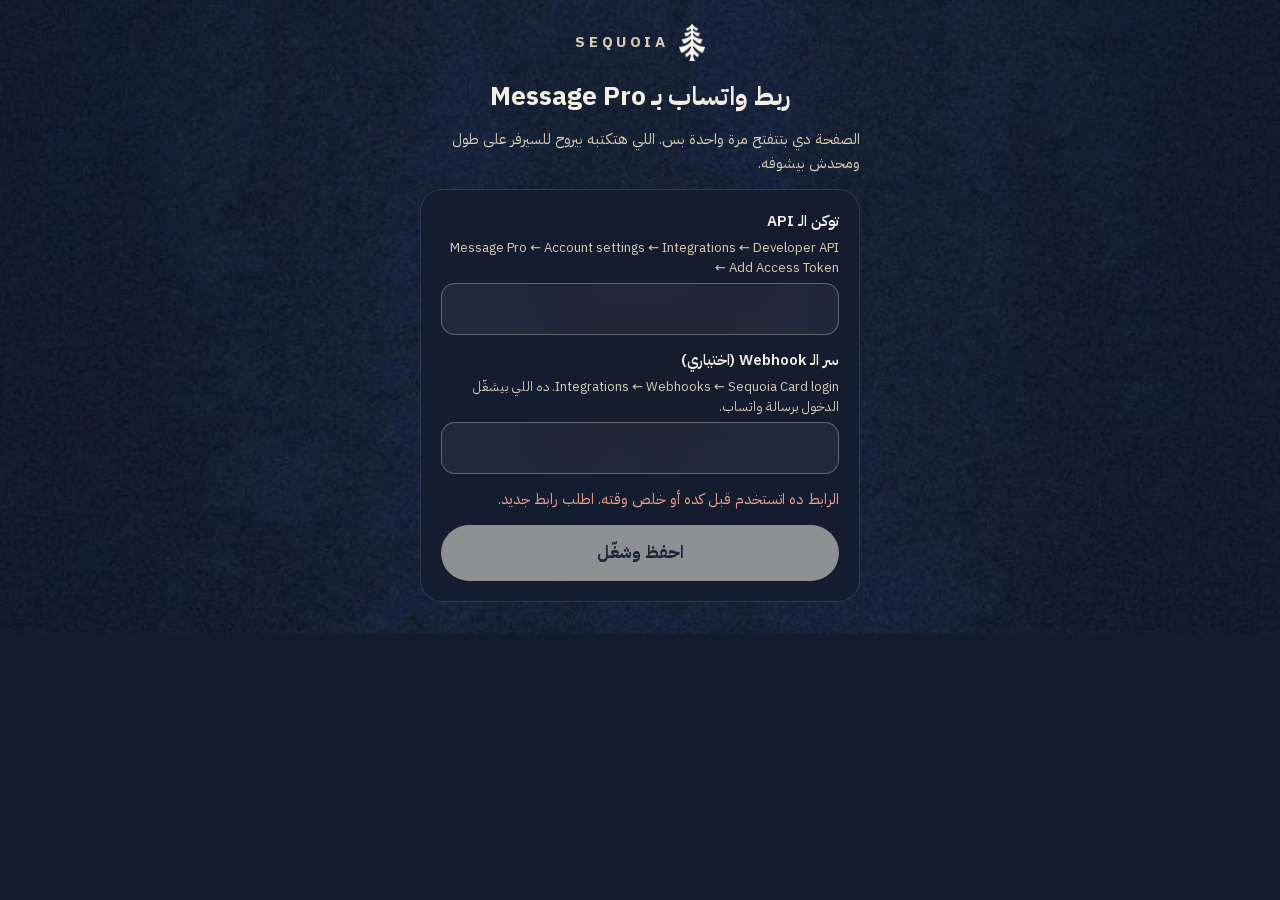
<file: setup-messagepro.html>
<!doctype html>
<html lang="ar" dir="rtl">
<head>
<meta charset="utf-8">
<meta name="viewport" content="width=device-width,initial-scale=1,viewport-fit=cover">
<meta name="robots" content="noindex,nofollow">
<meta name="referrer" content="no-referrer">
<title>Sequoia — ربط واتساب</title>
<link rel="icon" type="image/png" href="assets/tree-navy.png">
<link rel="stylesheet" href="assets/fonts.css">
<style>
:root{--navy:#1F2A44;--navy-deep:#141B2D;--beige:#DACBB4;--cream:#F4EEE2;--accent:#B8432F;--ok:#7BC48A;--ease-out:cubic-bezier(0.23,1,0.32,1)}
*{box-sizing:border-box}
html,body{margin:0;min-height:100%;background:var(--navy-deep)}
body{font-family:'IBM Plex Sans Arabic',system-ui,sans-serif;color:var(--cream);background:var(--navy) url(assets/navy-texture-v2.webp) center/cover fixed;
  display:flex;justify-content:center;padding:max(24px,env(safe-area-inset-top)) 16px 32px;-webkit-font-smoothing:antialiased}
main{width:100%;max-width:440px;display:flex;flex-direction:column;gap:14px}
.brand{display:flex;align-items:center;gap:10px;justify-content:center;margin-bottom:6px}
.brand img{width:26px;height:auto}
.brand b{font-size:15px;letter-spacing:.24em;color:var(--beige)}
h1{margin:0;font-size:26px;line-height:1.25;text-align:center}
p{margin:0;color:var(--beige);line-height:1.6;font-size:15px}
.card{background:rgba(20,27,45,.72);-webkit-backdrop-filter:blur(16px);backdrop-filter:blur(16px);border:1px solid rgba(244,238,226,.14);border-radius:22px;padding:20px;display:flex;flex-direction:column;gap:14px}
label{display:flex;flex-direction:column;gap:6px;font-weight:600;font-size:15px}
label small{font-weight:400;color:var(--beige);font-size:13px;line-height:1.5}
input{height:52px;border-radius:14px;border:1.5px solid rgba(244,238,226,.3);background:rgba(244,238,226,.06);color:var(--cream);padding:0 14px;font:16px ui-monospace,SFMono-Regular,Menlo,monospace;direction:ltr;outline:none;transition:border-color 160ms ease}
input:focus{border-color:var(--cream)}
button{height:56px;border:0;border-radius:999px;background:var(--cream);color:var(--navy);font:700 17px 'IBM Plex Sans Arabic',system-ui,sans-serif;cursor:pointer;transition:transform 100ms var(--ease-out),opacity 160ms ease}
button:active{transform:scale(.97)}
button:disabled{opacity:.55;cursor:default}
.msg{min-height:22px;font-size:15px;line-height:1.5}
.msg.err{color:#F2A08E}.msg.ok{color:var(--ok)}
ol{margin:0;padding-inline-start:20px;color:var(--beige);line-height:1.7;font-size:14px}
[hidden]{display:none!important}
@media (prefers-reduced-transparency:reduce){.card{background:var(--navy-deep);backdrop-filter:none;-webkit-backdrop-filter:none}}
@media (prefers-reduced-motion:reduce){button,input{transition:none}}
</style>
</head>
<body>
<main>
  <div class="brand"><img src="assets/tree-cream.webp" alt=""><b>SEQUOIA</b></div>
  <h1>ربط واتساب بـ Message Pro</h1>
  <p>الصفحة دي بتتفتح مرة واحدة بس. اللي هتكتبه بيروح للسيرفر على طول ومحدش بيشوفه.</p>

  <form class="card" id="f" novalidate>
    <label>توكن الـ API
      <small>Message Pro ← Account settings ← Integrations ← Developer API ← Add Access Token</small>
      <input id="token" type="password" autocomplete="off" spellcheck="false" autocapitalize="none" required>
    </label>
    <label>سر الـ Webhook (اختياري)
      <small>Integrations ← Webhooks ← Sequoia Card login. ده اللي بيشغّل الدخول برسالة واتساب.</small>
      <input id="secret" type="password" autocomplete="off" spellcheck="false" autocapitalize="none">
    </label>
    <div class="msg" id="msg" role="alert"></div>
    <button type="submit" id="go">احفظ وشغّل</button>
  </form>

  <section class="card" id="done" hidden>
    <h1>تمام ✓</h1>
    <p id="doneText"></p>
    <ol>
      <li>افتح المنيو واضغط على أيقونة حسابي.</li>
      <li>اكتب رقمك واطلب الكود، هيوصلك على واتساب.</li>
    </ol>
  </section>
</main>
<script src="assets/setup.js"></script>
</body>
</html>
</file>
<file: assets/fonts.css>
/* Self-hosted Google Fonts (SIL Open Font License 1.1). Generated by a script; files in assets/fonts/. */
@font-face{font-family:'Abril Fatface';font-style:normal;font-weight:400;font-display:swap;src:url(fonts/abril-fatface-400-latin-ext.woff2) format('woff2');unicode-range:U+0100-02BA, U+02BD-02C5, U+02C7-02CC, U+02CE-02D7, U+02DD-02FF, U+0304, U+0308, U+0329, U+1D00-1DBF, U+1E00-1E9F, U+1EF2-1EFF, U+2020, U+20A0-20AB, U+20AD-20C4, U+2113, U+2C60-2C7F, U+A720-A7FF}
@font-face{font-family:'Abril Fatface';font-style:normal;font-weight:400;font-display:swap;src:url(fonts/abril-fatface-400-latin.woff2) format('woff2');unicode-range:U+0000-00FF, U+0131, U+0152-0153, U+02BB-02BC, U+02C6, U+02DA, U+02DC, U+0304, U+0308, U+0329, U+2000-206F, U+20AC, U+2122, U+2191, U+2193, U+2212, U+2215, U+FEFF, U+FFFD}
@font-face{font-family:'Barlow';font-style:normal;font-weight:400;font-display:swap;src:url(fonts/barlow-400-latin-ext.woff2) format('woff2');unicode-range:U+0100-02BA, U+02BD-02C5, U+02C7-02CC, U+02CE-02D7, U+02DD-02FF, U+0304, U+0308, U+0329, U+1D00-1DBF, U+1E00-1E9F, U+1EF2-1EFF, U+2020, U+20A0-20AB, U+20AD-20C4, U+2113, U+2C60-2C7F, U+A720-A7FF}
@font-face{font-family:'Barlow';font-style:normal;font-weight:400;font-display:swap;src:url(fonts/barlow-400-latin.woff2) format('woff2');unicode-range:U+0000-00FF, U+0131, U+0152-0153, U+02BB-02BC, U+02C6, U+02DA, U+02DC, U+0304, U+0308, U+0329, U+2000-206F, U+20AC, U+2122, U+2191, U+2193, U+2212, U+2215, U+FEFF, U+FFFD}
@font-face{font-family:'Barlow';font-style:normal;font-weight:500;font-display:swap;src:url(fonts/barlow-500-latin-ext.woff2) format('woff2');unicode-range:U+0100-02BA, U+02BD-02C5, U+02C7-02CC, U+02CE-02D7, U+02DD-02FF, U+0304, U+0308, U+0329, U+1D00-1DBF, U+1E00-1E9F, U+1EF2-1EFF, U+2020, U+20A0-20AB, U+20AD-20C4, U+2113, U+2C60-2C7F, U+A720-A7FF}
@font-face{font-family:'Barlow';font-style:normal;font-weight:500;font-display:swap;src:url(fonts/barlow-500-latin.woff2) format('woff2');unicode-range:U+0000-00FF, U+0131, U+0152-0153, U+02BB-02BC, U+02C6, U+02DA, U+02DC, U+0304, U+0308, U+0329, U+2000-206F, U+20AC, U+2122, U+2191, U+2193, U+2212, U+2215, U+FEFF, U+FFFD}
@font-face{font-family:'Barlow';font-style:normal;font-weight:600;font-display:swap;src:url(fonts/barlow-600-latin-ext.woff2) format('woff2');unicode-range:U+0100-02BA, U+02BD-02C5, U+02C7-02CC, U+02CE-02D7, U+02DD-02FF, U+0304, U+0308, U+0329, U+1D00-1DBF, U+1E00-1E9F, U+1EF2-1EFF, U+2020, U+20A0-20AB, U+20AD-20C4, U+2113, U+2C60-2C7F, U+A720-A7FF}
@font-face{font-family:'Barlow';font-style:normal;font-weight:600;font-display:swap;src:url(fonts/barlow-600-latin.woff2) format('woff2');unicode-range:U+0000-00FF, U+0131, U+0152-0153, U+02BB-02BC, U+02C6, U+02DA, U+02DC, U+0304, U+0308, U+0329, U+2000-206F, U+20AC, U+2122, U+2191, U+2193, U+2212, U+2215, U+FEFF, U+FFFD}
@font-face{font-family:'Barlow';font-style:normal;font-weight:700;font-display:swap;src:url(fonts/barlow-700-latin-ext.woff2) format('woff2');unicode-range:U+0100-02BA, U+02BD-02C5, U+02C7-02CC, U+02CE-02D7, U+02DD-02FF, U+0304, U+0308, U+0329, U+1D00-1DBF, U+1E00-1E9F, U+1EF2-1EFF, U+2020, U+20A0-20AB, U+20AD-20C4, U+2113, U+2C60-2C7F, U+A720-A7FF}
@font-face{font-family:'Barlow';font-style:normal;font-weight:700;font-display:swap;src:url(fonts/barlow-700-latin.woff2) format('woff2');unicode-range:U+0000-00FF, U+0131, U+0152-0153, U+02BB-02BC, U+02C6, U+02DA, U+02DC, U+0304, U+0308, U+0329, U+2000-206F, U+20AC, U+2122, U+2191, U+2193, U+2212, U+2215, U+FEFF, U+FFFD}
@font-face{font-family:'Barlow Semi Condensed';font-style:normal;font-weight:500;font-display:swap;src:url(fonts/barlow-semi-condensed-500-latin-ext.woff2) format('woff2');unicode-range:U+0100-02BA, U+02BD-02C5, U+02C7-02CC, U+02CE-02D7, U+02DD-02FF, U+0304, U+0308, U+0329, U+1D00-1DBF, U+1E00-1E9F, U+1EF2-1EFF, U+2020, U+20A0-20AB, U+20AD-20C4, U+2113, U+2C60-2C7F, U+A720-A7FF}
@font-face{font-family:'Barlow Semi Condensed';font-style:normal;font-weight:500;font-display:swap;src:url(fonts/barlow-semi-condensed-500-latin.woff2) format('woff2');unicode-range:U+0000-00FF, U+0131, U+0152-0153, U+02BB-02BC, U+02C6, U+02DA, U+02DC, U+0304, U+0308, U+0329, U+2000-206F, U+20AC, U+2122, U+2191, U+2193, U+2212, U+2215, U+FEFF, U+FFFD}
@font-face{font-family:'Barlow Semi Condensed';font-style:normal;font-weight:600;font-display:swap;src:url(fonts/barlow-semi-condensed-600-latin-ext.woff2) format('woff2');unicode-range:U+0100-02BA, U+02BD-02C5, U+02C7-02CC, U+02CE-02D7, U+02DD-02FF, U+0304, U+0308, U+0329, U+1D00-1DBF, U+1E00-1E9F, U+1EF2-1EFF, U+2020, U+20A0-20AB, U+20AD-20C4, U+2113, U+2C60-2C7F, U+A720-A7FF}
@font-face{font-family:'Barlow Semi Condensed';font-style:normal;font-weight:600;font-display:swap;src:url(fonts/barlow-semi-condensed-600-latin.woff2) format('woff2');unicode-range:U+0000-00FF, U+0131, U+0152-0153, U+02BB-02BC, U+02C6, U+02DA, U+02DC, U+0304, U+0308, U+0329, U+2000-206F, U+20AC, U+2122, U+2191, U+2193, U+2212, U+2215, U+FEFF, U+FFFD}
@font-face{font-family:'Barlow Semi Condensed';font-style:normal;font-weight:700;font-display:swap;src:url(fonts/barlow-semi-condensed-700-latin-ext.woff2) format('woff2');unicode-range:U+0100-02BA, U+02BD-02C5, U+02C7-02CC, U+02CE-02D7, U+02DD-02FF, U+0304, U+0308, U+0329, U+1D00-1DBF, U+1E00-1E9F, U+1EF2-1EFF, U+2020, U+20A0-20AB, U+20AD-20C4, U+2113, U+2C60-2C7F, U+A720-A7FF}
@font-face{font-family:'Barlow Semi Condensed';font-style:normal;font-weight:700;font-display:swap;src:url(fonts/barlow-semi-condensed-700-latin.woff2) format('woff2');unicode-range:U+0000-00FF, U+0131, U+0152-0153, U+02BB-02BC, U+02C6, U+02DA, U+02DC, U+0304, U+0308, U+0329, U+2000-206F, U+20AC, U+2122, U+2191, U+2193, U+2212, U+2215, U+FEFF, U+FFFD}
@font-face{font-family:'IBM Plex Sans Arabic';font-style:normal;font-weight:400;font-display:swap;src:url(fonts/ibm-plex-sans-arabic-400-arabic.woff2) format('woff2');unicode-range:U+0600-06FF, U+0750-077F, U+0870-0891, U+0897-08E1, U+08E3-08FF, U+200C-200E, U+2010-2011, U+204F, U+2E41, U+FB50-FDFF, U+FE70-FE74, U+FE76-FEFC, U+102E0-102FB, U+10E60-10E7E, U+10EC2-10EC7, U+10EC9-10EEE, U+10EF0-10EFF, U+1EE00-1EE03, U+1EE05-1EE1F, U+1EE21-1EE22, U+1EE24, U+1EE27, U+1EE29-1EE32, U+1EE34-1EE37, U+1EE39, U+1EE3B, U+1EE42, U+1EE47, U+1EE49, U+1EE4B, U+1EE4D-1EE4F, U+1EE51-1EE52, U+1EE54, U+1EE57, U+1EE59, U+1EE5B, U+1EE5D, U+1EE5F, U+1EE61-1EE62, U+1EE64, U+1EE67-1EE6A, U+1EE6C-1EE72, U+1EE74-1EE77, U+1EE79-1EE7C, U+1EE7E, U+1EE80-1EE89, U+1EE8B-1EE9B, U+1EEA1-1EEA3, U+1EEA5-1EEA9, U+1EEAB-1EEBB, U+1EEF0-1EEF1}
@font-face{font-family:'IBM Plex Sans Arabic';font-style:normal;font-weight:400;font-display:swap;src:url(fonts/ibm-plex-sans-arabic-400-latin-ext.woff2) format('woff2');unicode-range:U+0100-02BA, U+02BD-02C5, U+02C7-02CC, U+02CE-02D7, U+02DD-02FF, U+0304, U+0308, U+0329, U+1D00-1DBF, U+1E00-1E9F, U+1EF2-1EFF, U+2020, U+20A0-20AB, U+20AD-20C4, U+2113, U+2C60-2C7F, U+A720-A7FF}
@font-face{font-family:'IBM Plex Sans Arabic';font-style:normal;font-weight:400;font-display:swap;src:url(fonts/ibm-plex-sans-arabic-400-latin.woff2) format('woff2');unicode-range:U+0000-00FF, U+0131, U+0152-0153, U+02BB-02BC, U+02C6, U+02DA, U+02DC, U+0304, U+0308, U+0329, U+2000-206F, U+20AC, U+2122, U+2191, U+2193, U+2212, U+2215, U+FEFF, U+FFFD}
@font-face{font-family:'IBM Plex Sans Arabic';font-style:normal;font-weight:500;font-display:swap;src:url(fonts/ibm-plex-sans-arabic-500-arabic.woff2) format('woff2');unicode-range:U+0600-06FF, U+0750-077F, U+0870-0891, U+0897-08E1, U+08E3-08FF, U+200C-200E, U+2010-2011, U+204F, U+2E41, U+FB50-FDFF, U+FE70-FE74, U+FE76-FEFC, U+102E0-102FB, U+10E60-10E7E, U+10EC2-10EC7, U+10EC9-10EEE, U+10EF0-10EFF, U+1EE00-1EE03, U+1EE05-1EE1F, U+1EE21-1EE22, U+1EE24, U+1EE27, U+1EE29-1EE32, U+1EE34-1EE37, U+1EE39, U+1EE3B, U+1EE42, U+1EE47, U+1EE49, U+1EE4B, U+1EE4D-1EE4F, U+1EE51-1EE52, U+1EE54, U+1EE57, U+1EE59, U+1EE5B, U+1EE5D, U+1EE5F, U+1EE61-1EE62, U+1EE64, U+1EE67-1EE6A, U+1EE6C-1EE72, U+1EE74-1EE77, U+1EE79-1EE7C, U+1EE7E, U+1EE80-1EE89, U+1EE8B-1EE9B, U+1EEA1-1EEA3, U+1EEA5-1EEA9, U+1EEAB-1EEBB, U+1EEF0-1EEF1}
@font-face{font-family:'IBM Plex Sans Arabic';font-style:normal;font-weight:500;font-display:swap;src:url(fonts/ibm-plex-sans-arabic-500-latin-ext.woff2) format('woff2');unicode-range:U+0100-02BA, U+02BD-02C5, U+02C7-02CC, U+02CE-02D7, U+02DD-02FF, U+0304, U+0308, U+0329, U+1D00-1DBF, U+1E00-1E9F, U+1EF2-1EFF, U+2020, U+20A0-20AB, U+20AD-20C4, U+2113, U+2C60-2C7F, U+A720-A7FF}
@font-face{font-family:'IBM Plex Sans Arabic';font-style:normal;font-weight:500;font-display:swap;src:url(fonts/ibm-plex-sans-arabic-500-latin.woff2) format('woff2');unicode-range:U+0000-00FF, U+0131, U+0152-0153, U+02BB-02BC, U+02C6, U+02DA, U+02DC, U+0304, U+0308, U+0329, U+2000-206F, U+20AC, U+2122, U+2191, U+2193, U+2212, U+2215, U+FEFF, U+FFFD}
@font-face{font-family:'IBM Plex Sans Arabic';font-style:normal;font-weight:600;font-display:swap;src:url(fonts/ibm-plex-sans-arabic-600-arabic.woff2) format('woff2');unicode-range:U+0600-06FF, U+0750-077F, U+0870-0891, U+0897-08E1, U+08E3-08FF, U+200C-200E, U+2010-2011, U+204F, U+2E41, U+FB50-FDFF, U+FE70-FE74, U+FE76-FEFC, U+102E0-102FB, U+10E60-10E7E, U+10EC2-10EC7, U+10EC9-10EEE, U+10EF0-10EFF, U+1EE00-1EE03, U+1EE05-1EE1F, U+1EE21-1EE22, U+1EE24, U+1EE27, U+1EE29-1EE32, U+1EE34-1EE37, U+1EE39, U+1EE3B, U+1EE42, U+1EE47, U+1EE49, U+1EE4B, U+1EE4D-1EE4F, U+1EE51-1EE52, U+1EE54, U+1EE57, U+1EE59, U+1EE5B, U+1EE5D, U+1EE5F, U+1EE61-1EE62, U+1EE64, U+1EE67-1EE6A, U+1EE6C-1EE72, U+1EE74-1EE77, U+1EE79-1EE7C, U+1EE7E, U+1EE80-1EE89, U+1EE8B-1EE9B, U+1EEA1-1EEA3, U+1EEA5-1EEA9, U+1EEAB-1EEBB, U+1EEF0-1EEF1}
@font-face{font-family:'IBM Plex Sans Arabic';font-style:normal;font-weight:600;font-display:swap;src:url(fonts/ibm-plex-sans-arabic-600-latin-ext.woff2) format('woff2');unicode-range:U+0100-02BA, U+02BD-02C5, U+02C7-02CC, U+02CE-02D7, U+02DD-02FF, U+0304, U+0308, U+0329, U+1D00-1DBF, U+1E00-1E9F, U+1EF2-1EFF, U+2020, U+20A0-20AB, U+20AD-20C4, U+2113, U+2C60-2C7F, U+A720-A7FF}
@font-face{font-family:'IBM Plex Sans Arabic';font-style:normal;font-weight:600;font-display:swap;src:url(fonts/ibm-plex-sans-arabic-600-latin.woff2) format('woff2');unicode-range:U+0000-00FF, U+0131, U+0152-0153, U+02BB-02BC, U+02C6, U+02DA, U+02DC, U+0304, U+0308, U+0329, U+2000-206F, U+20AC, U+2122, U+2191, U+2193, U+2212, U+2215, U+FEFF, U+FFFD}
@font-face{font-family:'IBM Plex Sans Arabic';font-style:normal;font-weight:700;font-display:swap;src:url(fonts/ibm-plex-sans-arabic-700-arabic.woff2) format('woff2');unicode-range:U+0600-06FF, U+0750-077F, U+0870-0891, U+0897-08E1, U+08E3-08FF, U+200C-200E, U+2010-2011, U+204F, U+2E41, U+FB50-FDFF, U+FE70-FE74, U+FE76-FEFC, U+102E0-102FB, U+10E60-10E7E, U+10EC2-10EC7, U+10EC9-10EEE, U+10EF0-10EFF, U+1EE00-1EE03, U+1EE05-1EE1F, U+1EE21-1EE22, U+1EE24, U+1EE27, U+1EE29-1EE32, U+1EE34-1EE37, U+1EE39, U+1EE3B, U+1EE42, U+1EE47, U+1EE49, U+1EE4B, U+1EE4D-1EE4F, U+1EE51-1EE52, U+1EE54, U+1EE57, U+1EE59, U+1EE5B, U+1EE5D, U+1EE5F, U+1EE61-1EE62, U+1EE64, U+1EE67-1EE6A, U+1EE6C-1EE72, U+1EE74-1EE77, U+1EE79-1EE7C, U+1EE7E, U+1EE80-1EE89, U+1EE8B-1EE9B, U+1EEA1-1EEA3, U+1EEA5-1EEA9, U+1EEAB-1EEBB, U+1EEF0-1EEF1}
@font-face{font-family:'IBM Plex Sans Arabic';font-style:normal;font-weight:700;font-display:swap;src:url(fonts/ibm-plex-sans-arabic-700-latin-ext.woff2) format('woff2');unicode-range:U+0100-02BA, U+02BD-02C5, U+02C7-02CC, U+02CE-02D7, U+02DD-02FF, U+0304, U+0308, U+0329, U+1D00-1DBF, U+1E00-1E9F, U+1EF2-1EFF, U+2020, U+20A0-20AB, U+20AD-20C4, U+2113, U+2C60-2C7F, U+A720-A7FF}
@font-face{font-family:'IBM Plex Sans Arabic';font-style:normal;font-weight:700;font-display:swap;src:url(fonts/ibm-plex-sans-arabic-700-latin.woff2) format('woff2');unicode-range:U+0000-00FF, U+0131, U+0152-0153, U+02BB-02BC, U+02C6, U+02DA, U+02DC, U+0304, U+0308, U+0329, U+2000-206F, U+20AC, U+2122, U+2191, U+2193, U+2212, U+2215, U+FEFF, U+FFFD}
@font-face{font-family:'Libre Bodoni';font-style:italic;font-weight:400 500;font-display:swap;src:url(fonts/libre-bodoni-400-500i-latin-ext.woff2) format('woff2');unicode-range:U+0100-02BA, U+02BD-02C5, U+02C7-02CC, U+02CE-02D7, U+02DD-02FF, U+0304, U+0308, U+0329, U+1D00-1DBF, U+1E00-1E9F, U+1EF2-1EFF, U+2020, U+20A0-20AB, U+20AD-20C4, U+2113, U+2C60-2C7F, U+A720-A7FF}
@font-face{font-family:'Libre Bodoni';font-style:italic;font-weight:400 500;font-display:swap;src:url(fonts/libre-bodoni-400-500i-latin.woff2) format('woff2');unicode-range:U+0000-00FF, U+0131, U+0152-0153, U+02BB-02BC, U+02C6, U+02DA, U+02DC, U+0304, U+0308, U+0329, U+2000-206F, U+20AC, U+2122, U+2191, U+2193, U+2212, U+2215, U+FEFF, U+FFFD}
@font-face{font-family:'Libre Bodoni';font-style:normal;font-weight:400 700;font-display:swap;src:url(fonts/libre-bodoni-400-700-latin-ext.woff2) format('woff2');unicode-range:U+0100-02BA, U+02BD-02C5, U+02C7-02CC, U+02CE-02D7, U+02DD-02FF, U+0304, U+0308, U+0329, U+1D00-1DBF, U+1E00-1E9F, U+1EF2-1EFF, U+2020, U+20A0-20AB, U+20AD-20C4, U+2113, U+2C60-2C7F, U+A720-A7FF}
@font-face{font-family:'Libre Bodoni';font-style:normal;font-weight:400 700;font-display:swap;src:url(fonts/libre-bodoni-400-700-latin.woff2) format('woff2');unicode-range:U+0000-00FF, U+0131, U+0152-0153, U+02BB-02BC, U+02C6, U+02DA, U+02DC, U+0304, U+0308, U+0329, U+2000-206F, U+20AC, U+2122, U+2191, U+2193, U+2212, U+2215, U+FEFF, U+FFFD}
</file>
